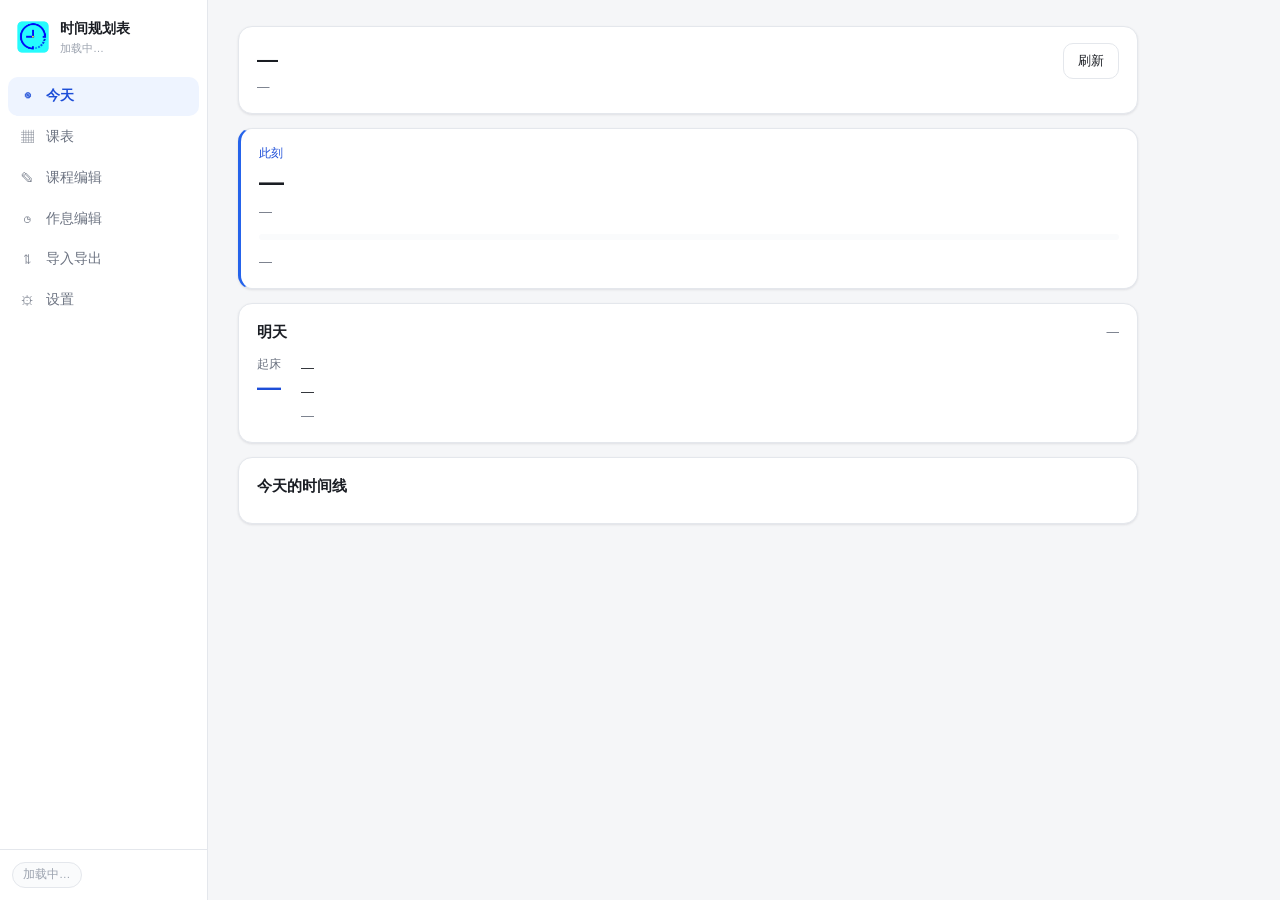
<file: app/web/index.html>
<!DOCTYPE html>
<html lang="zh-CN">
<head>
  <meta charset="UTF-8">
  <meta name="viewport" content="width=device-width, initial-scale=1.0">
  <title>时间规划表</title>
  <link rel="stylesheet" href="style.css">
  <script>
    /* 主题的**强制档**。跟随系统是纯 CSS（@media）就成立的；只有当用户在
       设置里选了「始终浅色 / 始终深色」，才需要把这个决定推到 <html data-theme>
       上（见 style.css 顶部那段说明）。

       为什么写成「等着被调」而不是这里自己去读设置：读设置要跨桥调后端，
       那是异步的，赶不上首次绘制。所以改成 Python 在窗口就绪后调一次
       （main.py 的 _apply_theme）。

       ⚠️ 代价说清楚：选了强制档的话，启动瞬间会有一次几十毫秒的换色
       （先按系统画，再切到强制的那一档）。用「跟随系统」的人一次都不会闪 ——
       那条路完全是 CSS，不经过这里。 */
    window.__applyTheme = function (t) {
      if (t === 'light' || t === 'dark') {
        document.documentElement.setAttribute('data-theme', t);
      }
    };

    /* 自定义外观（主色调 / 卡片透明度 / 背景图文字）。色值由 Python 按当前
       深浅档算好推过来（app/skin.py），这里只管把 CSS 变量设上 —— 值是 null
       就摘掉，摘掉即回到样式表里的默认色。「恢复默认」靠的就是摘，不是把
       某个特定颜色当成默认再抄一份。

       全部设在根上：背景图铺满整个窗口（body，见 app.js），半透明底色和
       文字颜色自然也要全局生效 —— 图到哪，文字就跟到哪。

       ⚠️ 只在主窗口用：半透明卡片在悬浮窗上会露出创建时定死的窗口底色
       （圆角处一圈实色），所以悬浮窗只接收主色调（__applyAccent）。 */
    window.__applySkin = function (s) {
      if (!s) return;
      var root = document.documentElement.style;
      function set(name, v) {
        if (v) root.setProperty(name, v); else root.removeProperty(name);
      }
      set('--accent', s.accent);
      set('--accent-soft', s.accentSoft);
      set('--accent-text', s.accentText);
      set('--surface', s.surface);
      set('--surface-2', s.surface2);
      set('--sidebar', s.sidebar);
      set('--sidebar-2', s.sidebar2);
      set('--text', s.text);
      set('--text-dim', s.textDim);
      set('--text-faint', s.textFaint);
      set('--border', s.border);
      set('--danger', s.danger);
    };
  </script>
</head>
<body>

<!-- ============ 左侧导航 ============ -->
<aside class="sidebar">
  <div class="brand">
    <!-- 和托盘/标题栏/exe 同一张图标。页面由 pywebview 内置 HTTP 服务托管，
         服务根目录就是 web/，所以这里直接引同目录的 icon.png
         （由 tools/gen_icon.py 与 assets 那份一起生成） -->
    <img class="brand-mark" src="icon.png" alt="时间规划表图标">
    <div class="brand-text">
      <strong>时间规划表</strong>
      <span id="brandSub">加载中…</span>
    </div>
  </div>

  <nav class="nav">
    <button class="nav-item active" data-page="today">
      <span class="nav-icon">◉</span><span>今天</span>
    </button>
    <button class="nav-item" data-page="week">
      <span class="nav-icon">▦</span><span>课表</span>
    </button>
    <button class="nav-item" data-page="courses">
      <span class="nav-icon">✎</span><span>课程编辑</span>
    </button>
    <button class="nav-item" data-page="templates">
      <span class="nav-icon">◷</span><span>作息编辑</span>
    </button>
    <button class="nav-item" data-page="data">
      <span class="nav-icon">⇅</span><span>导入导出</span>
    </button>
    <button class="nav-item" data-page="settings">
      <span class="nav-icon">⚙</span><span>设置</span>
    </button>
  </nav>

  <div class="sidebar-foot">
    <!-- 不只是状态显示 —— 它本身就是悬浮窗的开关，点一下切换（见 app.js）。 -->
    <button class="pill" id="statusPill" type="button" title="点击开启桌面悬浮窗">加载中…</button>
  </div>
</aside>

<!-- ============ 右侧内容 ============ -->
<main class="content">

  <!-- ---------- 今天 ---------- -->
  <section class="page active" id="page-today">
    <header class="page-head">
      <div>
        <h1 id="todayDate">—</h1>
        <p class="sub" id="todaySub">—</p>
      </div>
      <button class="btn ghost" id="btnRefreshToday">刷新</button>
    </header>

    <div class="card now-card">
      <div class="now-label">此刻</div>
      <div class="now-title" id="nowTitle">—</div>
      <div class="now-meta" id="nowMeta">—</div>
      <div class="progress"><div class="progress-fill" id="nowProgress"></div></div>
      <div class="now-next" id="nowNext">—</div>
    </div>

    <div class="card">
      <div class="card-head">
        <h2>明天</h2>
        <span class="sub" id="tomorrowHead">—</span>
      </div>
      <div class="tomorrow">
        <div class="wake">
          <span class="wake-label">起床</span>
          <span class="wake-time" id="tomorrowWake">—</span>
        </div>
        <div class="tomorrow-lines">
          <div id="tomorrowFirst">—</div>
          <div id="tomorrowCourses">—</div>
          <div class="dim" id="tomorrowLast">—</div>
        </div>
      </div>
    </div>

    <div class="card">
      <div class="card-head"><h2>今天的时间线</h2></div>
      <div class="timeline" id="timeline"></div>
    </div>
  </section>

  <!-- ---------- 课表 ---------- -->
  <!-- 翻周按钮（上一周/下一周/回到本周）删掉了：换成「点页头卡片 → 选周浮层」，
       交互全部在 page-week.js。 -->
  <section class="page" id="page-week">
    <!-- 页头卡片本身就是按钮：点开「选周」浮层。里面有两层内容 ——
         正常态的标题（weekCardNormal）和展开后的浮层（weekPicker），
         展开动画时两层交叉淡化，见 style.css 的「选周浮层」一段。 -->
    <header class="page-head week-head week-card" id="weekCard" role="button" tabindex="0" title="点击选择周次">
      <div class="week-card-normal" id="weekCardNormal">
        <h1 id="weekTitle">—</h1>
        <p class="sub" id="weekRange">—</p>
        <p class="hint">点这张卡片，可以按周查看课表</p>
      </div>

      <div class="week-picker" id="weekPicker">
        <div class="wp-title">
          <h1 id="wpTitle">—</h1>
          <p class="sub" id="wpRange">—</p>
        </div>
        <div class="wp-actions">
          <button class="btn" id="wpBack" type="button" disabled>回到本周</button>
          <button class="btn primary" id="wpConfirm" type="button">确定</button>
        </div>
        <div class="wp-dots-wrap" id="wpDotsWrap"><div class="wp-cells" id="wpDots"></div></div>
      </div>
    </header>

    <div class="card">
      <div class="day-hints" id="dayHints"></div>
      <table class="grid" id="weekGrid"></table>
      <p class="hint">点有课的格子可以看完整周次和教室。空白表示这一周不上这门课。</p>
    </div>
  </section>

  <!-- ---------- 课程编辑 ---------- -->
  <section class="page" id="page-courses">
    <header class="page-head">
      <div>
        <h1>课程编辑</h1>
        <p class="sub">在这里改课表会直接写进数据文件，等价于手改 JSON，但不用记格式</p>
      </div>
      <div class="row-gap">
        <button class="btn primary" id="addCourse">+ 添加课程</button>
        <button class="btn ghost danger" id="clearCourses">清空全部</button>
        <button class="btn ghost" id="resetCourses">恢复内置</button>
      </div>
    </header>
    <div class="card">
      <div class="course-list" id="courseList"></div>
    </div>
  </section>

  <!-- ---------- 作息编辑 ---------- -->
  <section class="page" id="page-templates">
    <header class="page-head">
      <div>
        <h1>作息编辑</h1>
        <p class="sub">左边是这一天的时间轴：拖格子边缘调时间、在空档处拖出新格子、拖虚线改起床；右边点一行就地改。改完点「保存」才生效</p>
      </div>
      <button class="btn ghost" id="resetTemplates">恢复内置模板</button>
    </header>

    <div class="card">
      <div class="type-tabs" id="typeTabs"></div>
      <div class="type-info" id="typeInfo">
        <span class="type-info-text" id="typeInfoText"></span>
        <button class="type-info-x" id="typeInfoX" title="关闭提示">×</button>
      </div>
      <div class="tpl-toolbar">
        <button class="btn" id="copyTemplate">从另一套复制…</button>
        <button class="btn" id="changeWake">改起床时间</button>
        <span class="spacer"></span>
        <button class="btn mini" id="undoEdit" disabled>撤销</button>
        <button class="btn mini" id="discardEdit" disabled>放弃</button>
        <button class="btn primary" id="saveTemplate" disabled>保存</button>
      </div>
      <div class="tpl-editor">
        <div class="tl-wrap">
          <div class="tl-canvas" id="tlCanvas"></div>
        </div>
        <div class="tpl-right">
          <div class="block-list" id="blockList"></div>
          <button class="btn primary block-add" id="addBlock">+ 添加一格</button>
        </div>
      </div>
      <p class="hint tpl-status" id="tplStatus"></p>
    </div>
  </section>

  <!-- ---------- 数据 ---------- -->
  <section class="page" id="page-data">
    <header class="page-head">
      <div>
        <h1>导入导出</h1>
        <p class="sub">数据是标准 JSON，手机版和电脑版通用</p>
      </div>
      <button class="btn ghost" id="openFolder">打开数据文件夹</button>
    </header>

    <div class="card">
      <h2>导出</h2>
      <p class="sub">导出后可以发给同学、备份，或者用文本编辑器改</p>
      <div class="row-gap">
        <button class="btn primary" id="exportSimple">导出课表</button>
        <button class="btn" id="exportFull">导出课表 + 作息模板</button>
        <button class="btn" id="copyJson">复制到剪贴板</button>
      </div>
    </div>

    <div class="card">
      <h2>导入</h2>
      <p class="sub">支持手机版导出的文件。导入前会先显示预览，确认后才写入</p>
      <div class="row-gap">
        <button class="btn primary" id="importFile">选择文件导入</button>
      </div>
    </div>

    <div class="card">
      <div class="card-head">
        <h2>不会写 JSON？让 AI 替你转</h2>
      </div>
      <p class="sub">
        提示词里已经填好了你当前的学期信息（名称、第 1 周周一、总周数），
        所以 AI 不会在这些地方猜错 —— 这些值错了，整张表的时间会全部错位。
      </p>
      <div class="row-gap">
        <button class="btn primary" id="copyPromptCourse">复制「课表」提示词</button>
        <button class="btn" id="copyPromptTemplate">复制「作息模板」提示词</button>
        <button class="btn" id="copyPromptFix">复制「报错修复」提示词</button>
      </div>
      <p class="hint">
        用法：复制提示词 → 贴给豆包 / DeepSeek / Kimi / ChatGPT →
        再把课表截图或文件一起发过去 → 它吐出的 JSON 存成 .json 文件 → 用上面的「选择文件导入」。
      </p>
    </div>
  </section>

  <!-- ---------- 设置 ---------- -->
  <section class="page" id="page-settings">
    <header class="page-head">
      <div>
        <h1>设置</h1>
        <p class="sub">学期信息、提醒、悬浮窗</p>
      </div>
    </header>

    <div class="card">
      <div class="card-head">
        <h2>外观</h2>
      </div>
      <div class="field-row">
        <label>主题</label>
        <select id="themePick" class="input">
          <option value="system">跟随系统</option>
          <option value="light">始终浅色</option>
          <option value="dark">始终深色</option>
        </select>
      </div>
      <p class="hint" id="themeHint">切换后重启程序生效。</p>

      <div class="field-row" style="margin-top: 18px;">
        <label>字体大小</label>
        <select id="fontPick" class="input">
          <option value="0.9">小（90%）</option>
          <option value="1">标准（100%）</option>
          <option value="1.1">大（110%）</option>
          <option value="1.25">特大（125%）</option>
        </select>
      </div>
      <p class="hint">整个界面的文字和控件一起缩放，改完立即生效。</p>

      <div class="field-row" style="margin-top: 18px;">
        <label>主色调</label>
        <div class="row-gap" id="accentRow" style="align-items: center;">
          <!-- 色板圆点由 page-settings.js 填充；取色器随时可以自定义 -->
          <input type="color" id="accentPick" value="#2563eb" title="自定义颜色">
          <button class="btn mini" id="accentReset" type="button">默认</button>
        </div>
      </div>
      <p class="hint">按钮、进度条等点缀色，改完立即生效。</p>

      <div class="field-row">
        <label>背景图片</label>
        <div class="row-gap">
          <button class="btn" id="bgChoose" type="button">选择图片…</button>
          <button class="btn ghost" id="bgClear" type="button">不使用</button>
        </div>
      </div>
      <p class="hint">图片只存本机，铺满整个窗口（悬浮窗不受影响）。</p>

      <div class="field-row">
        <label>背景暗化</label>
        <input type="range" id="bgDim" min="0" max="80" step="5" value="0">
        <span class="dim" id="bgDimValue" style="flex: 0 0 42px; text-align: right;">0%</span>
      </div>

      <div class="field-row" style="margin-top: 18px;">
        <label>文字颜色</label>
        <div class="row-gap" id="textColorRow" style="align-items: center;">
          <!-- 色板圆点由 page-settings.js 填充；取色器随时可以自定义 -->
          <input type="color" id="textPick" value="#ffffff" title="自定义文字颜色">
          <button class="btn mini" id="textReset" type="button">默认</button>
        </div>
      </div>
      <p class="hint" id="textColorHint">
        深色图配浅色文字；选浅色时卡片底色会自动换成深色半透明。没开背景图时不生效。
      </p>

      <div class="field-row">
        <label>卡片不透明度</label>
        <input type="range" id="cardOpacity" min="30" max="100" step="5" value="100">
        <span class="dim" id="cardOpacityValue" style="flex: 0 0 42px; text-align: right;">100%</span>
      </div>
      <div class="field-row">
        <label>侧栏不透明度</label>
        <input type="range" id="sidebarOpacity" min="30" max="100" step="5" value="100">
        <span class="dim" id="sidebarOpacityValue" style="flex: 0 0 42px; text-align: right;">100%</span>
      </div>
    </div>

    <div class="card">
      <div class="card-head">
        <h2>桌面悬浮窗</h2>
        <label class="switch"><input type="checkbox" id="swBall"><span></span></label>
      </div>
      <p class="sub">在桌面角落显示一块小卡片，随时看得到此刻在做什么、还剩多久。</p>
      <p class="sub" style="margin-top:8px">
        贴边自动隐藏：拖到屏幕边缘缩成小方块，鼠标移上去自动滑出。
      </p>
      <p class="hint" style="margin-top:6px">
        · 拖到任意位置 · 单击卡片打开主窗口 · 想取消隐藏就把卡片从边缘拖回来
      </p>
    </div>

    <div class="card">
      <div class="card-head">
        <h2>课前提醒</h2>
        <div class="stepper">
          <button class="btn ghost" data-lead="-1">−</button>
          <span id="leadValue">关闭</span>
          <button class="btn ghost" data-lead="1">+</button>
        </div>
      </div>
      <p class="sub">每节课开始前若干分钟提醒一次。0 表示关闭。</p>
    </div>

    <div class="card">
      <h2>学期</h2>
      <div class="field-row">
        <label>学期名称</label>
        <input type="text" id="termName" class="input">
      </div>
      <div class="field-row">
        <label>第 1 周的周一</label>
        <input type="date" id="termStart" class="input">
      </div>
      <div class="field-row">
        <label>总周数</label>
        <input type="number" id="termWeeks" class="input" min="1" max="30">
      </div>
      <p class="hint" id="termHint"></p>
      <button class="btn primary" id="saveTerm">保存学期设置</button>
    </div>

    <div class="card">
      <div class="card-head">
        <h2>星期怎么排</h2>
        <button class="btn ghost" id="resetDayTypes">恢复默认</button>
      </div>
      <p class="sub">
        每一天用哪套作息由<strong>星期映射</strong>决定（改动即生效）；
        有早八的工作日优先用「早八日型」。标着「自动」的休息日
        （工作日全天没课）由引擎判定，永远生效、不参与映射。
        日型可以自己新建、删除、改名 —— 点行尾的「编辑」。
      </p>
      <div class="field-row">
        <label>早八日型</label>
        <select id="earlyTypeSel" class="input"></select>
      </div>
      <div class="weekday-map" id="weekdayMap"></div>
      <div class="daytype-list" id="dayTypeList"></div>
      <div class="row-gap" style="margin-top: 10px;">
        <button class="btn" id="addDayType">＋ 新建日型</button>
      </div>
      <p class="hint" id="dayTypeHint"></p>
    </div>

    <div class="card">
      <h2>关于</h2>
      <p class="sub">
        <!-- 版本号别写死在这里 —— 它由 app.js 的 boot() 从后端填进来
             （唯一来源是 app/__init__.py）。写死已经漂移过一次：
             程序到 2.0 的时候这里还是 v1.0。 -->
        <span id="aboutVersion">时间规划表 · 电脑版</span><br>
        数据格式 timetable v5 —— 与手机版通用（v3/v4 老文件照常导入）<br>
        所有数据存在本机，不联网、不上传
      </p>
    </div>
  </section>

</main>

<!-- 选周浮层的遮罩：浮层开着时把界面其余全部内容压暗、挡掉点击
     （点它本身 = 取消选择，见 page-week.js）。放 body 层，
     不受任何祖先 overflow/定位影响，盖住侧栏和内容区。 -->
<div class="wp-backdrop" id="wpBackdrop"></div>

<!-- ============ 弹窗 ============ -->
<div class="modal-mask" id="modalMask">
  <div class="modal">
    <h3 id="modalTitle">标题</h3>
    <div class="modal-body" id="modalBody"></div>
    <div class="modal-actions" id="modalActions"></div>
  </div>
</div>

<div class="toast" id="toast"></div>

<!-- 加载顺序有讲究，别随手调换：
       · core.js 必须最先 —— app.js 顶层就调了 jslog(...)
       · app.js 必须最后 —— 它的 boot() 可能在自己这一行就立刻执行
         （window.pywebview 已就绪的那条路径），那时六个页面的渲染函数
         必须已经定义好，否则 renderToday is not defined。
       · 中间六个 page 文件彼此独立，顺序随意。 -->
<script src="core.js"></script>
<script src="page-today.js"></script>
<script src="page-week.js"></script>
<script src="page-courses.js"></script>
<script src="page-templates.js"></script>
<script src="page-data.js"></script>
<script src="page-settings.js"></script>
<script src="app.js"></script>
</body>
</html>
</file>
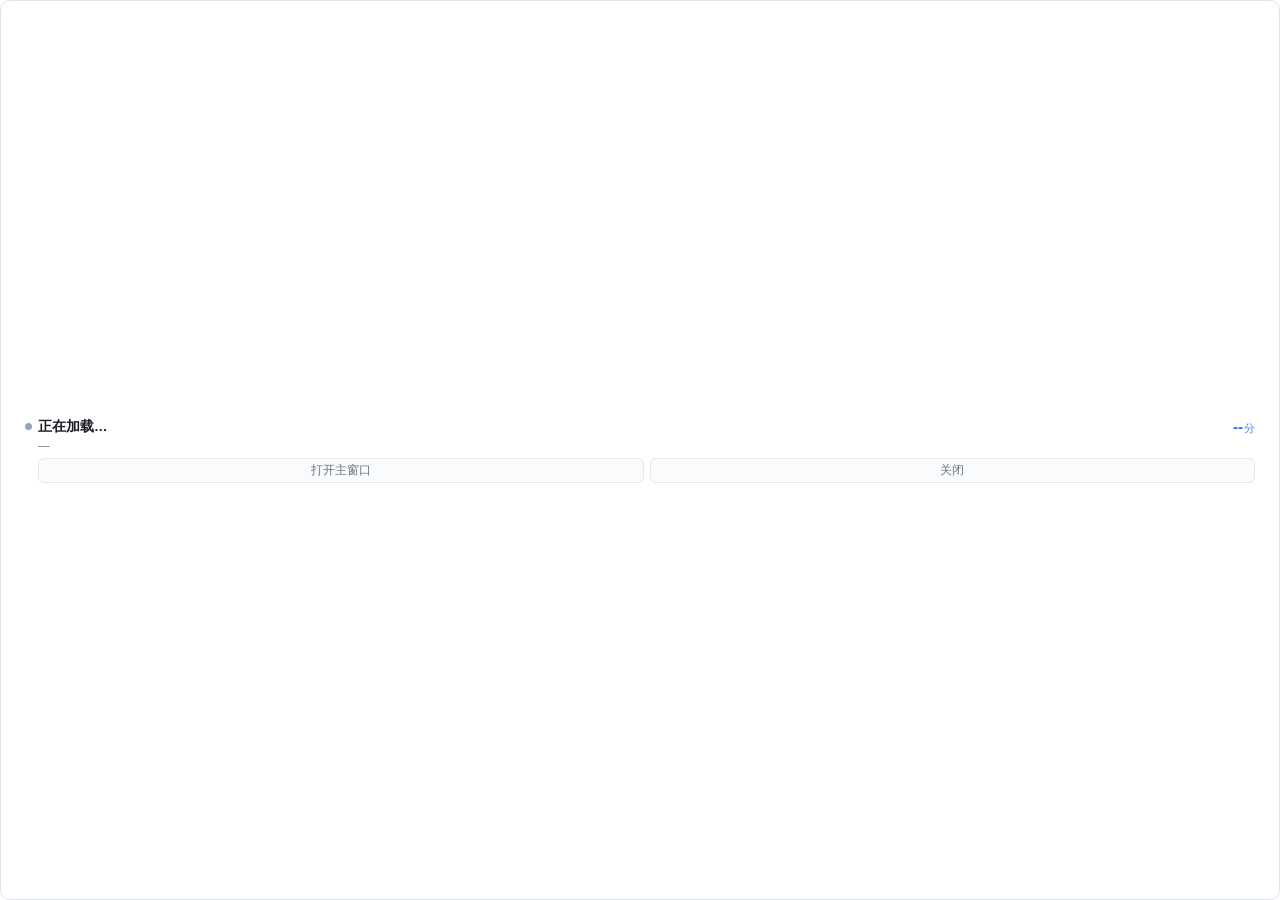
<file: app/web/ball.html>
<!DOCTYPE html>
<html lang="zh-CN">
<head>
  <meta charset="UTF-8">
  <title>时间规划表 · 悬浮窗</title>
  <style>
    /* ======================================================================
       桌面悬浮窗 —— 两种形态，一个固定尺寸的窗口

         ┌─────────────────────────────┐      ┌──┐
         │ ● 前往教室        还剩 2 分 │      │◀ │
         │   接着 14:00 第 5-6 节      │  ⇄   │  │   ← 贴边收起
         │   [打开主窗口]  [隐藏]      │      │  │
         └─────────────────────────────┘      └──┘
              展开（自由浮动 / 悬停时）          收起（贴左右边时）

       ## 收起是怎么实现的（重要：这个窗口永不 resize）

       窗口尺寸**恒定**（270×104，Python 创建后就不再改）。卡片左右各留
       13px 的空白把手区，收起时 Python 把**整窗平移**到屏幕外、只留把手那条；
       悬停再平移回来。所以：

         · 页面内容从头到尾都是完整渲染的，没有任何"展开到一半还没画出来"的
           区域 —— 旧版逐帧 resize 时露出灰底的问题从根上不存在了
         · 收起/展开动画 = 纯窗口移动，CSS 里**没有**动画时间线要配合，
           唯一的过渡是露出条上箭头的淡入淡出（120ms，纯装饰）
         · 形态由 <body> 上的 class 决定，Python 那边算好之后调 applyDock() 切换

       ## 尺寸必须和 app/dock.py 里的常量对上

         WINDOW_W = 270   WINDOW_H = 104   SLIDE_W = 13

       对账关系：#panel 的左右 padding 24 = SLIDE_W(13) + 11，
       内容列宽 = 270 − 48 = 222。改一边记得改另一边（有测试核对）。

       ## 展开时窗口并不全部进来

       收起 = 整窗滑出屏幕外、只留把手那条；展开 = 只滑到**内容贴住
       屏幕边缘**为止 —— 靠屏幕边的那条把手区留在屏外，滑出距离正好
       是内容区宽度。所以展开态的卡片看起来是贴边的（和旧版一样），
        只是在内侧多出一段 13px 的空白把手区。

       ## 箭头为什么用 CSS 三角形而不是「◀▶」字符

       因为字符依赖字体里有没有那个字形 —— 国产 ROM 上就翻过车
       （详见手机版 README）。CSS 的 border 三角形是纯几何，到哪都一样。
       ====================================================================== */

    * { margin: 0; padding: 0; box-sizing: border-box; }

    :root {
      --surface: #ffffff;
      --border: #dfe3e8;
      --text: #1a1d23;
      --text-dim: #6b7280;
      --btn-bg: #fafbfc;
      --btn-border: #e4e7ec;
      --hover-bg: #f0f2f5;

      /* 页面里那圈 1px 边框的圆角半径。

         窗口本身也是圆的，但那是 Windows 裁的（app/winutil.py 的
         set_rounded_corners），半径由系统定、我们调不了（实测约 10 逻辑像素，
         所以卡片这个 10 正好能对上）。

         ⚠️ 这两个值必须和 app/dock.py 的 CORNER_RADIUS_CARD / CORNER_RADIUS_TAB
         一致 —— 它们是两份独立写下的数据，没有任何机制保证相等。
         tests/test_dock.py 里有一条测试会读这个文件来核对，
         改一边忘了另一边，跑测试会当场报出来。 */
      --radius-card: 10px;
      --radius-tab: 6px;
    }

    /* 主题三档（设置页里选）：跟随系统 / 始终浅色 / 始终深色。
       和 style.css 是同一套约定 —— 跟随系统靠 @media，强制档靠
       `<html data-theme="...">`（启动时由 Python 推过来）。
       深色那套写了两遍，理由见 style.css 里的同段说明。 */
    @media (prefers-color-scheme: dark) {
      :root:not([data-theme='light']) {
        --surface: #181b21;
        --border: #2f3540;
        --text: #e8eaed;
        --text-dim: #9aa1ac;
        --btn-bg: #23272f;
        --btn-border: #2f3540;
        --hover-bg: #2a2f38;
      }
    }

    :root[data-theme='dark'] {
      --surface: #181b21;
      --border: #2f3540;
      --text: #e8eaed;
      --text-dim: #9aa1ac;
      --btn-bg: #23272f;
      --btn-border: #2f3540;
      --hover-bg: #2a2f38;
    }

    html, body {
      width: 100%;
      height: 100%;
      overflow: hidden;
      /* 和卡片同色：万一窗口没被裁好，露出来的也是同一个颜色 */
      background: var(--surface);
      font-family: -apple-system, "Segoe UI", "Microsoft YaHei", "PingFang SC", sans-serif;
      user-select: none;
      -webkit-user-select: none;
      cursor: default;
    }

    /* ====================== 卡片（唯一的内容层） ======================

       #panel **常驻显示**：收起时它并没有被藏起来，只是整窗滑到了
       屏幕外、露出它左右把手区中的一条。所以这里没有 layout-tab/layout-card
       的 display 切换 —— 布局 class 只管「箭头覆盖层显不显示」。

       左右 padding 的 24 = SLIDE_W(13) + 11：多出来的 13 就是收起时
       露在屏幕外的把手区。内容列宽因此和旧版完全一致（222px），
       卡片只是两侧各多出一条把手区。 */

    #panel {
      display: flex;
      flex-direction: column;
      justify-content: center;
      gap: 3px;
      width: 100%;
      height: 100%;
      padding: 9px 24px;
      background: var(--surface);
      border: 1px solid var(--border);
      /* 半径见 :root 里 --radius-card 的说明 */
      border-radius: var(--radius-card);
      cursor: grab;
      overflow: hidden;
    }

    body.layout-card #panel:active { cursor: grabbing; }

    .row1 { display: flex; align-items: center; gap: 6px; min-width: 0; }

    #dot {
      flex: 0 0 7px;
      width: 7px;
      height: 7px;
      border-radius: 50%;
      background: #94a3b8;
    }

    #now {
      flex: 1;
      min-width: 0;
      font-size: 13.5px;
      font-weight: 650;
      color: var(--text);
      white-space: nowrap;
      overflow: hidden;
      text-overflow: ellipsis;
    }

    #remain {
      flex: 0 0 auto;
      font-size: 15px;
      font-weight: 700;
      /* 跟随设置里的主色调（Python 会把算好的色值推给 __applyAccent）；
         没自定义时回落到原来的蓝。 */
      color: var(--accent, #2563eb);
      font-variant-numeric: tabular-nums;
      white-space: nowrap;
    }

    #remain i {
      font-size: 10.5px;
      font-style: normal;
      font-weight: 500;
      margin-left: 1px;
      opacity: .8;
    }

    #next {
      font-size: 11.5px;
      color: var(--text-dim);
      white-space: nowrap;
      overflow: hidden;
      text-overflow: ellipsis;
      padding-left: 13px;
    }

    .row3 { display: flex; gap: 6px; margin-top: 4px; padding-left: 13px; }

    .row3 button {
      flex: 1;
      padding: 4px 0;
      border: 1px solid var(--btn-border);
      border-radius: 6px;
      background: var(--btn-bg);
      color: var(--text-dim);
      font: inherit;
      font-size: 11.5px;
      cursor: pointer;
      /* 按钮文字强制单行：窗口极窄时（理论上进不到了，留作兜底）
         文字折行比截断更难看。 */
      white-space: nowrap;
      overflow: hidden;
      transition: background .15s, border-color .15s;
    }

    .row3 button:hover { background: var(--hover-bg); }

    /* ====================== 收起态的把手（露出条） ======================

       收起时露出来的那条就是 #panel 自己的边缘（同一张卡片的留白区，
       连着边框和圆角），#tab 只是叠在上面的**透明覆盖层**：
       负责箭头、hover 高亮和点击目标。

       只在贴边收起时显示。方向别搞反：贴**右**边时窗口往右滑出屏幕，
       留在屏幕里的是页面**左侧**那条 → 覆盖层放左边；
       贴左边镜像。 */

    #tab {
      display: none;
      position: absolute;
      top: 1px;
      bottom: 1px;
      width: 12px;              /* SLIDE_W − 1：给面板的 1px 边框让位，别把它盖住 */
      place-items: center;
      cursor: pointer;
      /* hover 高亮的圆角：和收起态对账的 --radius-tab 保持一份契约 */
      border-radius: var(--radius-tab);
    }

    body.layout-tab #tab { display: grid; }
    body.dock-right #tab { left: 1px; }
    body.dock-left  #tab { right: 1px; }

    #tab:hover { background: var(--hover-bg); }

    /* --- CSS 三角形箭头，指向"拉出来的方向" ---
       Python 在动画一开始就把 body 切到目标形态，所以箭头的出现/消失
       走这个 120ms 的淡入淡出，正好叠在 160ms 的滑出/滑入上。 */

    .arrow {
      width: 0;
      height: 0;
      border: 6px solid transparent;
      transition: opacity 120ms ease-out;
    }

    /* 贴在右边 → 面板往左滑出来 → 箭头朝左 */
    body.dock-right .arrow {
      border-right: 7px solid var(--text-dim);
      border-left: 0;
    }

    /* 贴在左边 → 往右滑出来 → 箭头朝右 */
    body.dock-left .arrow {
      border-left: 7px solid var(--text-dim);
      border-right: 0;
    }

    /* 悬停时箭头亮一点，暗示可以点（跟主色调走，理由见 #remain） */
    #tab:hover .arrow {
      border-right-color: var(--accent, #2563eb);
      border-left-color: var(--accent, #2563eb);
      border-top-color: var(--accent, #2563eb);
      border-bottom-color: var(--accent, #2563eb);
    }

    /* 提醒时的跳动由 Python 调 window.pulse() 触发 */
    @keyframes pulse-kf {
      0%, 100% { transform: scale(1); }
      45%      { transform: scale(1.04); }
    }

    #panel.pulse { animation: pulse-kf .55s ease-in-out 2; }
  </style>
  <script>
    /* 主题的强制档。和 index.html 里那段一模一样 —— 三个窗口是三个独立页面，
       拿不到同一份全局，只能各写一份（同 KIND_COLOR 的处理方式）。
       跟随系统是纯 CSS（@media）就成立的，这里只管「始终浅色/深色」。 */
    window.__applyTheme = function (t) {
      if (t === 'light' || t === 'dark') {
        document.documentElement.setAttribute('data-theme', t);
      }
    };

    /* 自定义主色调。Python 按当前深浅档把色值算好推过来（app/skin.py），
       这里只管设上；值为 null（用户恢复默认）就摘掉，回到回落值。
       ⚠️ 悬浮窗只吃主色调，不吃透明度和背景图 —— 窗口底色创建时就定死，
       半透明卡片会在圆角处露出一圈实色（skin.py 开头有完整说明）。 */
    window.__applyAccent = function (s) {
      if (!s) return;
      var root = document.documentElement.style;
      if (s.accent) root.setProperty('--accent', s.accent);
      else root.removeProperty('--accent');
    };
  </script>
</head>
<body class="layout-card">

  <div id="panel">
    <div class="row1">
      <span id="dot"></span>
      <span id="now">正在加载…</span>
      <span id="remain">--<i>分</i></span>
    </div>
    <div id="next">—</div>
    <div class="row3">
      <button id="btnMain">打开主窗口</button>
      <button id="btnClose" title="关闭悬浮窗（可在主窗口设置里重新打开）">关闭</button>
    </div>
  </div>

  <div id="tab" title="移到边缘自动隐藏">
    <span class="arrow"></span>
  </div>

<script src="ball.js"></script>
</body>
</html>
</file>
<file: app/web/style.css>
/* ==========================================================================
   时间规划表 · 电脑版 样式

   设计原则（这几条决定了它看起来像不像「现代软件」）：

   1. 用 CSS 变量集中管颜色。改主题只改一处 —— 这也是你学过的 var(--x)。
   2. 系统字体栈。Windows 上用「微软雅黑」，Mac 上用苹方，不下载字体文件。
   3. 层次靠「背景色差 + 1px 描边」拉开，不靠重阴影。阴影多了显脏。
   4. 圆角统一 10px / 14px 两档。**统一比好看更重要** ——
      到处用不同的圆角，是最容易让界面显得廉价的细节。
   5. 过渡只用在 0.15s 的短交互上。动画长了就拖沓。
   ========================================================================== */

/* ============================ 主题 ============================
   三档：跟随系统 / 始终浅色 / 始终深色（设置页里选）。

   怎么切换的：跟随系统靠 `@media (prefers-color-scheme: dark)`，
   强制档靠 `<html data-theme="light|dark">`（启动时由 Python 推过来，
   见 core.js 的 `__applyTheme`）。

   ⚠️ 为什么**不用 JS 无条件去设 data-theme**：那样一旦 JS 没跑起来
   （语法错、脚本 404），界面就整个没了颜色 —— 而这个项目最怕的就是
   那种静默失效。现在这样，最常用的「跟随系统」纯 CSS 就成立，
   JS 挂了顶多是强制档不生效、退回跟随系统。

   ⚠️ 为什么深色那套要写两遍：`@media` 里的选择器没法和外面的合并成
   一条规则。写两遍难看，但两处的值必须一模一样 —— 改一处漏一处就是
   「强制深色和跟随系统的深色长得不一样」。 */

:root {
  --bg:            #f5f6f8;
  --surface:       #ffffff;
  --surface-2:     #fafbfc;
  --border:        #e4e7ec;
  --text:          #1a1d23;
  --text-dim:      #6b7280;
  --text-faint:    #9ca3af;
  --accent:        #2563eb;
  --accent-soft:   #eef4ff;
  --accent-text:   #1d4ed8;
  --danger:        #dc2626;
  --shadow:        0 1px 2px rgba(16, 24, 40, .04), 0 1px 3px rgba(16, 24, 40, .06);
}

/* 和颜色无关的，只写这一处 */
:root {
  --radius:        10px;
  --radius-lg:     14px;
  --sidebar-w:     208px;
}

/* 侧栏底色默认跟卡片同一套（回退引用的是变量的**当前值**，皮肤覆盖
   `--sidebar` 自身时才分开 —— 两组覆盖必须同给同不给，见 skin.main_payload）*/
:root {
  --sidebar:       var(--surface);
  --sidebar-2:     var(--surface-2);
}

/* 深色其一：跟随系统。`[data-theme='light']` 排除掉「用户强制了浅色」。 */
@media (prefers-color-scheme: dark) {
  :root:not([data-theme='light']) {
    --bg:          #0f1115;
    --surface:     #181b21;
    --surface-2:   #1f232a;
    --border:      #2a2f38;
    --text:        #e8eaed;
    --text-dim:    #9aa1ac;
    --text-faint:  #6b7280;
    --accent:      #60a5fa;
    --accent-soft: #1a2740;
    --accent-text: #93c5fd;
    --danger:      #f87171;
    --shadow:      0 1px 2px rgba(0, 0, 0, .3);
  }
}

/* 深色其二：设置里选了「始终深色」。
   多带一个属性选择器把优先级抬到 (0,2,0)，压过上面 :root 的 (0,1,0)。 */
:root[data-theme='dark'] {
  --bg:          #0f1115;
  --surface:     #181b21;
  --surface-2:   #1f232a;
  --border:      #2a2f38;
  --text:        #e8eaed;
  --text-dim:    #9aa1ac;
  --text-faint:  #6b7280;
  --accent:      #60a5fa;
  --accent-soft: #1a2740;
  --accent-text: #93c5fd;
  --danger:      #f87171;
  --shadow:      0 1px 2px rgba(0, 0, 0, .3);
}

/* 始终浅色：把上面的媒体查询排除掉就够了，值不用再写一遍。 */

* { box-sizing: border-box; margin: 0; padding: 0; }

body {
  display: flex;
  height: 100vh;
  overflow: hidden;
  background: var(--bg);
  color: var(--text);
  font-family: -apple-system, BlinkMacSystemFont, "Segoe UI",
               "Microsoft YaHei", "PingFang SC", "Hiragino Sans GB",
               "Helvetica Neue", Arial, sans-serif;
  font-size: 14px;
  line-height: 1.55;
  -webkit-font-smoothing: antialiased;
}

/* ============================ 侧边栏 ============================ */

.sidebar {
  width: var(--sidebar-w);
  flex: 0 0 var(--sidebar-w);
  display: flex;
  flex-direction: column;
  background: var(--sidebar);
  border-right: 1px solid var(--border);
}

.brand {
  display: flex;
  align-items: center;
  gap: 10px;
  padding: 18px 16px 14px;
}

/* 左上角的品牌图标：就是应用的 icon.png（和托盘/标题栏/exe 同一张），
   圆角和配色都画在素材里，这里只管尺寸和不被压缩。 */
.brand-mark {
  width: 34px; height: 34px;
  flex: 0 0 34px;
  object-fit: contain;
}

.brand-text { display: flex; flex-direction: column; min-width: 0; }
.brand-text strong { font-size: 14px; }
.brand-text span { font-size: 11px; color: var(--text-faint); }

.nav { flex: 1; padding: 6px 8px; overflow-y: auto; }

.nav-item {
  width: 100%;
  display: flex;
  align-items: center;
  gap: 10px;
  padding: 9px 10px;
  margin-bottom: 2px;
  border: 0;
  border-radius: var(--radius);
  background: transparent;
  color: var(--text-dim);
  font: inherit;
  font-size: 13.5px;
  text-align: left;
  cursor: pointer;
  transition: background .15s, color .15s;
}

.nav-item:hover { background: var(--sidebar-2); color: var(--text); }

.nav-item.active {
  background: var(--accent-soft);
  color: var(--accent-text);
  font-weight: 600;
}

.nav-icon { width: 18px; text-align: center; font-size: 13px; opacity: .85; }

.sidebar-foot { padding: 12px; border-top: 1px solid var(--border); }

.pill {
  display: inline-block;
  padding: 3px 10px;
  border-radius: 999px;
  background: var(--sidebar-2);
  border: 1px solid var(--border);
  color: var(--text-faint);
  font: inherit;               /* button 不自动继承字体，这里统一接管 */
  font-size: 11.5px;
}

.pill.on {
  background: var(--accent-soft);
  border-color: transparent;
  color: var(--accent-text);
}

/* #statusPill 是 <button> —— 它本身就是悬浮窗的开关，点一下切换
   （绑定见 app.js 的 bindEvents）。手型和 hover 描边提示「可以按」；
   hover 优先级压过 .pill.on 的透明描边，开/关两态都有反馈。 */
button.pill {
  cursor: pointer;
  transition: border-color .15s, color .15s;
}
button.pill:hover { border-color: var(--accent); }

/* ============================ 内容区 ============================ */

.content { flex: 1; overflow-y: auto; padding: 26px 30px 60px; }

.page { display: none; max-width: 900px; }
.page.active { display: block; }

.page-head {
  display: flex;
  align-items: flex-start;
  justify-content: space-between;
  gap: 16px;
  /* 标题栏本身就是一张卡片：底色/描边/圆角/阴影与 .card 完全一致 ——
     背景图模式下，标题也坐在半透明卡片上，不再直接压在图上 */
  margin-bottom: 14px;
  padding: 16px 18px;
  background: var(--surface);
  border: 1px solid var(--border);
  border-radius: var(--radius-lg);
  box-shadow: var(--shadow);
}

h1 { font-size: 21px; font-weight: 650; letter-spacing: -.2px; }
h2 { font-size: 15px; font-weight: 600; }
.sub { color: var(--text-dim); font-size: 12.5px; margin-top: 2px; }
.hint { color: var(--text-faint); font-size: 12px; margin-top: 10px; line-height: 1.7; }
.dim { color: var(--text-dim); }

/* 提示语里的警告态（比如「一种日型都没勾」） */
.hint.warn { color: var(--danger, #dc2626); }

/* ---------------- 日型勾选列表 ---------------- */

.daytype-list {
  display: flex;
  flex-direction: column;
  gap: 6px;
  margin-top: 12px;
}

.daytype-item {
  display: flex;
  align-items: center;
  gap: 10px;
  padding: 9px 12px;
  border: 1px solid var(--border);
  border-radius: var(--radius);
  background: var(--surface-2);
  cursor: pointer;
}

.daytype-item:hover { border-color: var(--accent); }

.daytype-item input[type="checkbox"] {
  flex: 0 0 auto;
  width: 15px;
  height: 15px;
  accent-color: var(--accent);
  cursor: pointer;
}

.daytype-text { flex: 1; min-width: 0; }

.daytype-name { font-size: 13px; font-weight: 600; }

.daytype-wake {
  font-size: 11.5px;
  color: var(--text-dim);
  margin-top: 2px;
  font-variant-numeric: tabular-nums;
}

/* 「当前回落」那个小标记 */
.daytype-badge {
  flex: 0 0 auto;
  font-size: 11px;
  padding: 2px 8px;
  border-radius: 999px;
  background: var(--accent-soft);
  color: var(--accent-text);
  border: 1px solid var(--accent);
}

/* ---------------- 卡片 ---------------- */

.card {
  background: var(--surface);
  border: 1px solid var(--border);
  border-radius: var(--radius-lg);
  padding: 16px 18px;
  margin-bottom: 14px;
  box-shadow: var(--shadow);
}

.card-head {
  display: flex;
  align-items: center;
  justify-content: space-between;
  gap: 12px;
  margin-bottom: 4px;
}

.card > h2 { margin-bottom: 4px; }
.card > .sub + * { margin-top: 12px; }

/* ---------------- 此刻卡片 ---------------- */

.now-card { border-left: 3px solid var(--accent); }

.now-label {
  font-size: 11.5px;
  color: var(--accent-text);
  letter-spacing: .3px;
  margin-bottom: 4px;
}

.now-title { font-size: 25px; font-weight: 650; letter-spacing: -.3px; line-height: 1.25; }
.now-meta { color: var(--text-dim); font-size: 13px; margin-top: 4px; }
.now-next { color: var(--text-dim); font-size: 13px; margin-top: 12px; }

.progress {
  height: 6px;
  margin-top: 12px;
  border-radius: 999px;
  background: var(--surface-2);
  overflow: hidden;
}

.progress-fill {
  height: 100%;
  width: 0;
  border-radius: 999px;
  background: var(--accent);
  transition: width .4s ease;
}

/* ---------------- 明日预告 ---------------- */

.tomorrow { display: flex; gap: 20px; align-items: flex-start; margin-top: 12px; }
.wake { display: flex; flex-direction: column; flex: 0 0 auto; }
.wake-label { font-size: 11.5px; color: var(--text-dim); }
.wake-time { font-size: 24px; font-weight: 650; color: var(--accent-text); line-height: 1.2; }
.tomorrow-lines { display: flex; flex-direction: column; gap: 4px; font-size: 13px; padding-top: 2px; }

/* ---------------- 时间线 ---------------- */

.timeline { display: flex; flex-direction: column; margin-top: 10px; }

.tl-row {
  display: flex;
  gap: 12px;
  padding: 9px 10px;
  border-radius: var(--radius);
  transition: background .15s;
}

.tl-row:hover { background: var(--surface-2); }

.tl-row.now {
  background: var(--accent-soft);
  box-shadow: inset 0 0 0 1px var(--accent);
}

.tl-time {
  flex: 0 0 52px;
  display: flex;
  flex-direction: column;
  font-variant-numeric: tabular-nums;
}

.tl-start { font-size: 13px; font-weight: 600; }
.tl-end { font-size: 11.5px; color: var(--text-faint); }

.tl-bar { flex: 0 0 3px; border-radius: 2px; background: var(--border); }

.tl-body { flex: 1; min-width: 0; }
.tl-title { font-size: 14px; }
.tl-note { font-size: 12px; color: var(--text-dim); margin-top: 1px; }

.tl-side {
  flex: 0 0 auto;
  display: flex;
  flex-direction: column;
  align-items: flex-end;
  gap: 3px;
}

.tl-chip {
  padding: 1px 7px;
  border-radius: 999px;
  background: var(--surface-2);
  border: 1px solid var(--border);
  font-size: 11px;
  color: var(--text-dim);
  white-space: nowrap;
}

.tl-place { font-size: 11.5px; color: var(--accent-text); white-space: nowrap; }

/* ---------------- 课表网格 ---------------- */

/* 页头去掉翻周按钮后只剩标题 —— 标题卡片本身就是「选周」的按钮 */
.week-head { justify-content: center; text-align: center; }

/* 页头卡片是个大按钮：hover 描边提示「可以点」。
   ⚠️ hover 只动描边不动 transform —— 卡片展开时要读它的 getBoundingClientRect
   定位，任何常驻位移都会让起点算偏。 */
.week-card {
  cursor: pointer;
  user-select: none;
  transition: border-color .15s, box-shadow .15s;
}
.week-card:hover { border-color: var(--accent); }

/* 正常态的内容层（标题+日期+提示）：展开时先淡出，给浮层让位 */
.week-card-normal { transition: opacity .18s ease; }
.week-card-normal.fade-out { opacity: 0; }

/* 展开态：固定定位、几何（left/top/width/height）由 JS 用行内样式逐帧过渡。
   坐标是「根 CSS 像素」（除以根 zoom），见 page-week.js 的 wpZoom() 说明。
   ⚠️ WP_MS 常量（page-week.js）必须和下面 .animating 的时长一致。 */
.week-card.picking {
  position: fixed;
  margin: 0;
  z-index: 95;              /* 遮罩(90)之上、弹窗(100)之下 */
  cursor: default;
  box-shadow: 0 24px 80px rgba(0, 0, 0, .35);
}
/* 展开态不再是「按钮」，hover 的按钮描边要摘掉 */
.week-card.picking:hover { border-color: var(--border); }
.week-card.animating {
  transition:
    left .44s cubic-bezier(.22, 1, .36, 1),
    top .44s cubic-bezier(.22, 1, .36, 1),
    width .44s cubic-bezier(.22, 1, .36, 1),
    height .44s cubic-bezier(.22, 1, .36, 1),
    box-shadow .44s ease;
}

/* 浮层开着时背景仍可滚？不 —— 滚动被事件层拦住（page-week.js 的
   weekScrollLock）。不能用 overflow:hidden 锁：那会把滚动条抽走，
   内容区一夜变宽，关浮层时滚动条弹回来，页头咔哒一跳，
   缩回动画看着就是错的。滚动条留在原地，布局零位移。 */

/* 遮罩：其余全部内容压暗 + 不可点。点它本身 = 取消。 */
.wp-backdrop {
  position: fixed;
  inset: 0;
  z-index: 90;
  background: rgba(15, 23, 42, .45);
  opacity: 0;
  pointer-events: none;
  transition: opacity .4s ease;
}
.wp-backdrop.show { opacity: 1; pointer-events: auto; }

/* 浮层内容：三段绝对定位，铺满整张展开的卡片 ——
   标题压在 1/3 线上、按钮在正中、点阵占下三分之一。 */
.week-picker {
  position: absolute;
  inset: 0;
  display: none;
  opacity: 0;
  transition: opacity .25s ease;
}
.week-picker.show { opacity: 1; }

.wp-title {
  position: absolute;
  left: 0; right: 0;
  top: 33.33%;
  transform: translateY(-50%);
  text-align: center;
  transition: opacity .17s ease, transform .17s ease;
}
/* 切周时标题淡出下滑再换字回来（JS 加/摘 switching）。
   ⚠️ 不能叫 .switch —— 那是设置页开关组件的类名（42×24 的 inline-block），
   撞上后标题会被压成 42px 宽贴在最左边、中文逐字换行成竖列。 */
.wp-title.switching { opacity: 0; transform: translateY(-50%) translateY(10px); }
.wp-title h1 { font-size: 30px; }
.wp-title .sub { font-size: 14px; margin-top: 8px; }

.wp-actions {
  position: absolute;
  left: 0; right: 0;
  top: 50%;
  transform: translateY(-50%);
  display: flex;
  justify-content: center;
  gap: 18px;
}
/* 两个按钮同尺寸：宽度钉死、内边距对称，字多字少都一样大 */
.wp-actions .btn { min-width: 148px; padding: 11px 0; font-size: 14px; }

/* 「回到本周」在已看本周时禁用（灰色不可点） */
.btn:disabled { opacity: .45; cursor: default; }
.btn:disabled:hover { border-color: var(--border); background: transparent; }
.btn.primary:disabled:hover { filter: none; background: var(--accent); }

/* 点阵预览：每张预览图 = 一周的形状 —— 7 列小圆点（一列一天），
   每行是两小节合成的「大节」，亮绿 = 那个时段有课，灰 = 没课；
   周数标在矩阵下面。位置（含随远近收窄的间距）、缩放、透明度
   全由 page-week.js 的 weekLayoutCells 写进 transform/opacity，
   靠同一条 CSS 过渡滑到位 —— 换周时每张滑向自己的新位置。 */
.wp-dots-wrap {
  position: absolute;
  left: 0; right: 0;
  top: 58%; bottom: 0;      /* 比下三分之一（66.66%）更高更大 */
  /* clip 而不是 hidden：hidden 仍是滚动容器，点按/聚焦可能把它滚跑，
     长条整体就偏了；clip 根本不可滚。老内核不认 clip 会退回 hidden。 */
  overflow: hidden;
  overflow: clip;
}
.wp-cells {
  position: absolute;
  inset: 0;
}

/* 一张预览图：锚在容器正中（left/top 50%），transform 里的
   translate(calc(-50% + 环距px), -50%) 把自己摆到该在的位置，
   scale 出近大远小 —— 切周时同一条过渡滑到新位置。 */
.wp-cell {
  position: absolute;
  left: 50%;
  top: 50%;
  display: flex;
  flex-direction: column;
  align-items: center;
  gap: 9px;
  padding: 0;
  border: 0;
  background: none;
  font: inherit;
  cursor: pointer;
  will-change: transform;
  transition: transform .44s cubic-bezier(.22, 1, .36, 1), opacity .35s ease;
}
.wp-matrix {
  display: grid;
  grid-template-columns: repeat(7, 13px);
  grid-auto-rows: 13px;
  gap: 2px;
}
/* 灰点 = 没课，绿点 = 有课（对齐手机版的点阵配色） */
.wp-matrix .pd {
  width: 100%;
  height: 100%;
  border-radius: 50%;
  background: var(--border);
}
.wp-matrix .pd.lit { background: #22c55e; }

/* 选中的（居中那张）：绿点带一圈柔光，周数提亮 ——
   「选了哪周」比「这周有没有课」信息优先级更高 */
.wp-cell.sel .wp-matrix { filter: drop-shadow(0 4px 14px rgba(34, 197, 94, .4)); }
.wp-num {
  font-size: 14px;   /* 整张预览图被 transform: scale 缩放，这里写基准值 */
  font-weight: 600;
  color: var(--text-dim);
  font-variant-numeric: tabular-nums;
}
.wp-cell.sel .wp-num { color: var(--text); }

.day-hints {
  display: flex;
  gap: 8px;
  flex-wrap: wrap;
  margin-bottom: 12px;
  font-size: 12px;
  color: var(--text-dim);
}

.day-hints span {
  padding: 2px 9px;
  border-radius: 999px;
  background: var(--surface-2);
  border: 1px solid var(--border);
}

.grid { width: 100%; border-collapse: separate; border-spacing: 4px; table-layout: fixed; }

.grid th {
  padding: 5px 2px;
  font-size: 12px;
  font-weight: 600;
  color: var(--text-dim);
  text-align: center;
}

/* 当天（isToday）：表头亮成主色徽章，整列的空格换成淡主色底，
   上方日型提示行同步 —— 一眼找到「今天在第几列」。
   有课的格子本来就是主色系（带边框），不再加重。 */
.grid th.today {
  background: var(--accent);
  color: #fff;
  border-radius: 8px;
}

.grid td.cell.today .cell-inner:not(.has) { background: var(--accent-soft); }

.day-hints span.today {
  background: var(--accent-soft);
  border-color: var(--accent);
  color: var(--accent-text);
  font-weight: 600;
}

.grid td { vertical-align: middle; }

.grid .col-time {
  width: 76px;
  padding: 4px 2px;
  text-align: center;
  font-size: 10.5px;
  line-height: 1.5;
  color: var(--text-dim);
  background: var(--surface-2);
  border-radius: var(--radius);
  font-variant-numeric: tabular-nums;
}

.grid td.cell { height: 45px; padding: 0; }

/* 行高统一钉在 45px：被连堂课跨住的行自己没有格子（rowspan 盖住了），
   不钉的话会缩到时间标签的高度（39.5px），行距就参差了 ——
   空格合并后铺的虚线分隔也要按这个节奏对位。 */
.grid tbody tr { height: 45px; }

.cell-inner {
  height: 100%;
  display: flex;
  flex-direction: column;
  align-items: center;
  justify-content: center;
  gap: 1px;
  border-radius: 8px;
  background: var(--surface-2);
  border: 1px solid transparent;
  text-align: center;
  padding: 4px;
  overflow: hidden;
}

.cell-inner.has {
  background: var(--accent-soft);
  border-color: var(--accent);
  color: var(--accent-text);
  cursor: pointer;
  transition: filter .15s;
}

.cell-inner.has:hover { filter: brightness(.96); }

/* 合并的大空格：子行等分铺满，行间 4px 间距 + 淡虚线，复刻合并前的
   「45px 格 + 4px 间距」节奏 —— 虚线正好落在真实行界上（span 内部
   每个边界 = 49k px），对着左侧节次栏能数出空档是第几节。
   个别行被两行课名撑高时边界会偏一两个像素，淡线无感。 */
.cell-inner.gap-run { padding: 0; border: 0; justify-content: flex-start; gap: 4px; }

.cell-inner.gap-run .gap-row { flex: 1 1 0; width: 100%; box-sizing: border-box; }

.cell-inner.gap-run .gap-row + .gap-row { border-top: 1px dashed var(--border); }

.cell-name {
  font-size: 11px;
  font-weight: 600;
  line-height: 1.25;
  display: -webkit-box;
  -webkit-line-clamp: 2;
  -webkit-box-orient: vertical;
  overflow: hidden;
}

.cell-place { font-size: 10px; opacity: .8; }

/* ---------------- 列表 ---------------- */

.course-list, .block-list { display: flex; flex-direction: column; gap: 6px; margin-top: 10px; }

.row {
  display: flex;
  align-items: center;
  gap: 12px;
  padding: 10px 12px;
  border: 1px solid var(--border);
  border-radius: var(--radius);
  background: var(--surface-2);
}

.row.off { opacity: .45; }

.row-main { flex: 1; min-width: 0; }
.row-title { font-size: 13.5px; font-weight: 600; }
.row-sub { font-size: 11.5px; color: var(--text-dim); margin-top: 1px; }
.row-actions { display: flex; gap: 4px; flex: 0 0 auto; }

.row-time {
  flex: 0 0 66px;
  font-size: 12px;
  font-variant-numeric: tabular-nums;
  color: var(--text-dim);
  line-height: 1.4;
}

.kind-dot {
  flex: 0 0 4px;
  align-self: stretch;
  border-radius: 2px;
  background: var(--border);
}

/* ---------------- 作息类型标签 ---------------- */

.type-tabs { display: flex; gap: 6px; flex-wrap: wrap; margin-bottom: 12px; }

.type-tab {
  padding: 6px 12px;
  border: 1px solid var(--border);
  border-radius: 999px;
  background: var(--surface);
  color: var(--text-dim);
  font: inherit;
  font-size: 12.5px;
  cursor: pointer;
  transition: all .15s;
}

.type-tab:hover { border-color: var(--accent); color: var(--accent-text); }

.type-tab.active {
  background: var(--accent);
  border-color: var(--accent);
  color: #fff;
  font-weight: 600;
}

/* 标签右侧的小点 = 删除入口：悬停整枚标签变成深灰 ×，点击弹删除确认。
   14px 是点击热区（视觉上还是中间那个小点），对「点在旁边」宽容。
   实心点 = 自定义过，空心点 = 内置 —— 原先只有自定义才有标记，
   现在每枚标签都带点（都是删除入口），深浅继续保留这个信息。
   × 是两条圆角短杠画的几何十字，不是文字符号 —— 字形在行盒里
   怎么都会偏一点，画出来的十字由定位保证正居中。 */
.type-tab .dot {
  display: inline-flex;
  position: relative;
  align-items: center;
  justify-content: center;
  width: 14px; height: 14px;
  margin-left: 4px;
  border-radius: 50%;
  vertical-align: middle;
}

.type-tab .dot::before {
  content: '';
  position: absolute;
  top: 50%; left: 50%;
  transform: translate(-50%, -50%);
  width: 5px; height: 5px;
  border-radius: 50%;
  border: 1px solid currentColor;
  opacity: .45;
}

.type-tab .dot.custom::before {
  background: currentColor;
  border: none;
  opacity: .7;
}

.type-tab .dot::after { content: none; }

/* 悬停整枚标签：垫一层圆片把 × 衬出来（选中标签是主色底） */
.type-tab:hover .dot:not(.no-del) {
  background: var(--surface);
  box-shadow: 0 0 0 1px var(--border);
}

/* ×：两条短杠（±45°），深灰，绝对居中 */
.type-tab:hover .dot:not(.no-del)::before,
.type-tab:hover .dot:not(.no-del)::after {
  content: '';
  position: absolute;
  top: 50%; left: 50%;
  width: 9px; height: 1.5px;
  border: none;
  border-radius: 1px;
  background: var(--text-dim);
  opacity: 1;
}

.type-tab:hover .dot:not(.no-del)::before {
  transform: translate(-50%, -50%) rotate(45deg);
}

.type-tab:hover .dot:not(.no-del)::after {
  transform: translate(-50%, -50%) rotate(-45deg);
}

/* 悬停在 × 本身上：附近一圈变浅灰 */
.type-tab:hover .dot:not(.no-del):hover {
  background: var(--border);
  box-shadow: none;
}

.type-info {
  display: flex;
  align-items: center;
  gap: 8px;
  padding: 9px 12px;
  border-radius: var(--radius);
  background: var(--accent-soft);
  color: var(--accent-text);
  font-size: 12.5px;
  margin-bottom: 10px;
}

.type-info.closed { display: none; }

.type-info-text { flex: 1; min-width: 0; }

.type-info-x {
  flex: 0 0 auto;
  width: 20px; height: 20px;
  padding: 0;
  border: none;
  border-radius: 50%;
  background: none;
  color: inherit;
  font: inherit;
  font-size: 14px;
  line-height: 1;
  cursor: pointer;
  opacity: .55;
}

.type-info-x:hover { opacity: 1; background: rgba(128, 128, 128, .22); }

.block-add { margin-top: 10px; }

/* ---------------- 时间轴 + 行内编辑（新一代作息编辑） ---------------- */

/* 工具栏：复制 / 改起床 靠左，撤销/放弃/保存 靠右 */
.tpl-toolbar {
  display: flex;
  align-items: center;
  gap: 8px;
  margin-bottom: 12px;
}
.tpl-toolbar .spacer { flex: 1; }

/* 左右分栏：窄条时间轴 + 列表 */
.tpl-editor { display: flex; gap: 14px; align-items: stretch; }
.tl-wrap { flex: 0 0 128px; }
.tpl-right { flex: 1; min-width: 0; display: flex; flex-direction: column; }

/* 24 小时画布：整点刻度线用渐变画，子元素全部绝对定位 */
.tl-canvas {
  position: relative;
  /* 高度 1008 是时间轴本身（24h × 42px/h，672 的 1.5 倍 —— 格子更宽松），
     不能被边框吃掉 —— border-box 下内容区会少 2px，
     24:00 的刻度线和最后一格会被推出画布裁掉 */
  box-sizing: content-box;
  height: 1008px;             /* 24h × 42px/h */
  border: 1px solid var(--border);
  border-radius: var(--radius);
  background:
    repeating-linear-gradient(
      to bottom,
      transparent 0 calc(100% / 24 - 1px),
      var(--border) calc(100% / 24 - 1px) calc(100% / 24));
  overflow: hidden;
  touch-action: none;         /* 拖拽期间别让页面抢走手势 */
}

.tl-hour {
  position: absolute;
  left: 4px;
  transform: translateY(-50%);
  font-size: 9.5px;
  color: var(--text-faint);
  font-variant-numeric: tabular-nums;
  pointer-events: none;
}

/* 一格：高度按分钟比例，底色 = 性质色 */
.tl-block {
  position: absolute;
  left: 26px;
  right: 8px;
  border-radius: 5px;
  overflow: hidden;
  cursor: pointer;
  box-shadow: inset 0 0 0 1px rgba(0, 0, 0, .18);
}
.tl-block .tl-t {
  font-size: 10px;
  line-height: 1.5;
  padding: 0 5px;
  color: #fff;
  text-shadow: 0 1px 2px rgba(0, 0, 0, .55);
  white-space: nowrap;
  overflow: hidden;
  text-overflow: ellipsis;
  pointer-events: none;
}
.tl-block.sel { outline: 2px solid var(--accent); outline-offset: -1px; z-index: 3; }
.tl-block.conflict { outline: 2px solid var(--danger); outline-offset: -1px; z-index: 2; }
.tl-block.creating { opacity: .55; pointer-events: none; }

/* 上下边缘的调时手柄 */
.tl-h { position: absolute; left: 0; right: 0; height: 7px; cursor: ns-resize; }
.tl-h.top { top: 0; }
.tl-h.bottom { bottom: 0; }
.tl-h:hover, .tl-h.dragging { background: rgba(255, 255, 255, .4); }

/* 空档：斜纹占位，可以从这里拖出新格子 */
.tl-gap {
  position: absolute;
  left: 26px;
  right: 8px;
  border-radius: 5px;
  background: repeating-linear-gradient(
    45deg,
    transparent 0 6px,
    var(--border) 6px 7px);
  opacity: .55;
  cursor: crosshair;
}

/* 起床线：虚线 + 小标签 */
.tl-wake {
  position: absolute;
  left: 4px;
  right: 4px;
  border-top: 2px dashed var(--accent);
  cursor: ns-resize;
  z-index: 5;
}
.tl-wake.locked { cursor: help; opacity: .55; }
.tl-wlabel {
  position: absolute;
  right: 2px;
  top: -9px;
  font-size: 10px;
  line-height: 17px;
  padding: 0 6px;
  border-radius: 999px;
  background: var(--accent);
  color: #fff;
  pointer-events: none;
  white-space: nowrap;
}

/* 拖拽时的时刻气泡 */
.tl-tip {
  position: absolute;
  left: 30px;
  right: 10px;
  transform: translateY(-50%);
  text-align: center;
  font-size: 11px;
  font-variant-numeric: tabular-nums;
  background: var(--accent);
  color: #fff;
  border-radius: 4px;
  padding: 1px 4px;
  pointer-events: none;
  z-index: 9;
}

/* 列表：选中行高亮；行内编辑器贴在选中行下方 */
.row { cursor: pointer; }
.row.sel { border-color: var(--accent); background: var(--accent-soft); }

.row-editor {
  border: 1px solid var(--accent);
  border-radius: var(--radius);
  background: var(--surface-2);
  padding: 10px 12px;
  cursor: default;
}
.row-editor-actions { display: flex; gap: 6px; margin-top: 8px; }

.tpl-status { margin-top: 12px; }
.danger-text { color: var(--danger); }

/* ---------------- 日型管理（v5） ---------------- */

/* 星期映射：七行下拉，两列布局省纵向空间 */
.weekday-map {
  display: grid;
  grid-template-columns: 1fr 1fr;
  gap: 6px 14px;
  margin: 10px 0;
}
.weekday-map .weekday-row { margin: 0; }
.weekday-map .weekday-row label {
  flex: 0 0 44px;
  font-size: 12.5px;
  color: var(--text-dim);
}

/* 日型卡片里的星期勾选 */
.weekday-checks {
  display: flex;
  flex-wrap: wrap;
  gap: 6px 10px;
}
.wd-check {
  display: flex;
  align-items: center;
  gap: 4px;
  font-size: 12.5px;
  color: var(--text-dim);
  cursor: pointer;
  padding: 3px 8px;
  border: 1px solid var(--border);
  border-radius: 999px;
}
.wd-check:has(input:checked) {
  border-color: var(--accent);
  color: var(--accent-text);
  background: var(--accent-soft);
}

/* 模板页标签末尾的「＋ 新建」 */
.type-tab.add {
  border-style: dashed;
}
.type-tab.add:disabled {
  opacity: .5;
  cursor: not-allowed;
}

/* ---------------- 按钮 ---------------- */

.btn {
  padding: 7px 14px;
  border: 1px solid var(--border);
  border-radius: var(--radius);
  background: var(--surface);
  color: var(--text);
  font: inherit;
  font-size: 13px;
  cursor: pointer;
  transition: all .15s;
  white-space: nowrap;
}

.btn:hover { border-color: var(--text-faint); background: var(--surface-2); }
.btn:active { transform: translateY(.5px); }

.btn.primary {
  background: var(--accent);
  border-color: var(--accent);
  color: #fff;
  font-weight: 550;
}

.btn.primary:hover { filter: brightness(1.08); }

.btn.ghost { background: transparent; }
.btn.ghost:hover { background: var(--surface-2); }
.btn.danger { color: var(--danger); }
.btn.danger:hover { background: rgba(220, 38, 38, .08); border-color: var(--danger); }

.btn.mini { padding: 4px 9px; font-size: 12px; }

.row-gap { display: flex; gap: 8px; flex-wrap: wrap; }

/* ---------------- 表单 ---------------- */

.field-row {
  display: flex;
  align-items: center;
  gap: 12px;
  margin-top: 10px;
}

.field-row label { flex: 0 0 110px; font-size: 13px; color: var(--text-dim); }

.input {
  flex: 1;
  padding: 7px 11px;
  border: 1px solid var(--border);
  border-radius: var(--radius);
  background: var(--surface);
  color: var(--text);
  font: inherit;
  font-size: 13px;
  transition: border-color .15s;
}

.input:focus { outline: none; border-color: var(--accent); }

.field-grid { display: grid; grid-template-columns: 1fr 1fr; gap: 10px; margin-top: 12px; }
.field-grid .full { grid-column: 1 / -1; }
.field-grid label { display: block; font-size: 12px; color: var(--text-dim); margin-bottom: 3px; }
.field-grid .input { width: 100%; }

/* ---------------- 自定义外观控件 ---------------- */

/* 滑杆：accent-color 让轨道和滑块直接吃主题的点缀色，不用自己画 */
input[type='range'] {
  flex: 1;
  min-width: 0;
  accent-color: var(--accent);
  cursor: pointer;
}
input[type='range']:disabled { cursor: default; opacity: .5; }

/* 取色器：浏览器默认那圈内边距太宽，收齐一点和 .input 一致 */
input[type='color'] {
  width: 46px;
  height: 31px;
  padding: 2px 3px;
  border: 1px solid var(--border);
  border-radius: var(--radius);
  background: var(--surface);
  cursor: pointer;
}
input[type='color']::-webkit-color-swatch-wrapper { padding: 0; }
input[type='color']::-webkit-color-swatch { border: none; border-radius: 6px; }

/* 主色调的快捷色板圆点。当前选中的那颗用文字色描边 ——
   用 accent 描边会在「恰好选中同色」时看不见 */
.swatch {
  width: 24px;
  height: 24px;
  padding: 0;
  border: 2px solid transparent;
  border-radius: 50%;
  cursor: pointer;
  transition: transform .15s, border-color .15s;
}
.swatch:hover { transform: scale(1.12); }
.swatch.active { border-color: var(--text); }
.swatch:disabled { opacity: .35; cursor: default; }
.swatch:disabled:hover { transform: none; }

/* 文字颜色的色板里有白色和深色 —— 实色圆点会「隐身」在卡片上：白色隐于
   浅色卡片，深色隐于深色卡片（开了文字颜色后的配对档）。一圈 text-faint
   的内描边两头都衬得出来（这个变量会跟着配对翻档）。 */
#textColorRow .swatch { box-shadow: inset 0 0 0 1px var(--text-faint); }

/* 背景图模式：background-image 由 JS 内联设在 body 上（要和暗化遮罩
   合成一条值，只能在 JS 拼），这里只管铺满、居中、不随滚动 */
body.has-bg {
  background-size: cover;
  background-position: center;
  background-repeat: no-repeat;
  background-attachment: fixed;
}

/* ---------------- 开关 ---------------- */

.switch { position: relative; display: inline-block; width: 42px; height: 24px; flex: 0 0 42px; }
.switch input { opacity: 0; width: 0; height: 0; }

.switch span {
  position: absolute;
  inset: 0;
  border-radius: 999px;
  background: var(--border);
  cursor: pointer;
  transition: background .2s;
}

.switch span::before {
  content: "";
  position: absolute;
  width: 18px; height: 18px;
  left: 3px; top: 3px;
  border-radius: 50%;
  background: #fff;
  transition: transform .2s;
  box-shadow: 0 1px 3px rgba(0, 0, 0, .2);
}

.switch input:checked + span { background: var(--accent); }
.switch input:checked + span::before { transform: translateX(18px); }

/* ---------------- 步进器 ---------------- */

.stepper { display: flex; align-items: center; gap: 6px; }
.stepper span { min-width: 54px; text-align: center; font-size: 13px; font-weight: 600; color: var(--accent-text); }

/* ---------------- 弹窗 ---------------- */

.modal-mask {
  position: fixed;
  inset: 0;
  display: flex;
  align-items: center;
  justify-content: center;
  background: rgba(15, 17, 21, .5);
  backdrop-filter: blur(2px);
  z-index: 100;
  /* 显隐用 opacity+visibility，不用 display —— display 是硬切换，
     过渡动画根本没机会跑。visibility 可以过渡：隐藏时延迟到淡出
     结束才生效（否则淡出第一帧就没了），显示时立即生效。 */
  opacity: 0;
  visibility: hidden;
  transition: opacity .22s ease, visibility 0s linear .22s;
}

.modal-mask.show {
  opacity: 1;
  visibility: visible;
  transition: opacity .22s ease;
}

.modal {
  width: min(560px, calc(100vw - 48px));
  max-height: calc(100vh - 80px);
  display: flex;
  flex-direction: column;
  padding: 20px 22px;
  border-radius: var(--radius-lg);
  background: var(--surface);
  box-shadow: 0 12px 40px rgba(0, 0, 0, .25);
  /* 入场：从下方 16px 浮上来 + 轻微放大归位，和选周浮层同一条
     缓动曲线；退场沿原路沉回去，跟着遮罩一起淡出 */
  transform: translateY(16px) scale(.96);
  opacity: 0;
  transition: transform .3s cubic-bezier(.22, 1, .36, 1), opacity .22s ease;
}

.modal-mask.show .modal {
  transform: none;
  opacity: 1;
}

.modal h3 { font-size: 16px; margin-bottom: 10px; }

.modal-body {
  flex: 1;
  overflow-y: auto;
  font-size: 13px;
  line-height: 1.7;
  color: var(--text-dim);
  white-space: pre-wrap;
  word-break: break-word;
}

.modal-actions {
  display: flex;
  justify-content: flex-end;
  gap: 8px;
  margin-top: 16px;
}

/* ---------------- 提示条 ---------------- */

.toast {
  position: fixed;
  left: 50%;
  bottom: 28px;
  transform: translate(-50%, 20px);
  padding: 10px 18px;
  border-radius: var(--radius);
  /* 不能用「background: var(--text) + color: var(--bg)」的反白配色 ——
     文字颜色被覆盖成浅色时（深色图配白字），反白就成了白底白字。
     跟卡片同一套配色：底色跟深浅配对翻档，字永远压得住。 */
  background: var(--surface);
  border: 1px solid var(--border);
  color: var(--text);
  font-size: 13px;
  box-shadow: var(--shadow);
  opacity: 0;
  pointer-events: none;
  transition: opacity .2s, transform .2s;
  z-index: 200;
  max-width: 70vw;
}

.toast.show { opacity: 1; transform: translate(-50%, 0); }

/* ---------------- 可滚动的提示词框 ---------------- */

.prompt-box {
  max-height: 300px;
  overflow: auto;
  margin-top: 12px;
  padding: 12px;
  border: 1px solid var(--border);
  border-radius: var(--radius);
  background: var(--surface-2);
  font-family: ui-monospace, "Cascadia Code", Consolas, monospace;
  font-size: 11px;
  line-height: 1.6;
  white-space: pre-wrap;
  word-break: break-word;
  color: var(--text);
  user-select: text;
}

/* 滚动条：默认的太宽，会显得很笨重 */
::-webkit-scrollbar { width: 10px; height: 10px; }
::-webkit-scrollbar-thumb {
  background: var(--border);
  border: 3px solid transparent;
  background-clip: content-box;
  border-radius: 99px;
}
::-webkit-scrollbar-thumb:hover { background: var(--text-faint); background-clip: content-box; }
::-webkit-scrollbar-track { background: transparent; }
</file>
